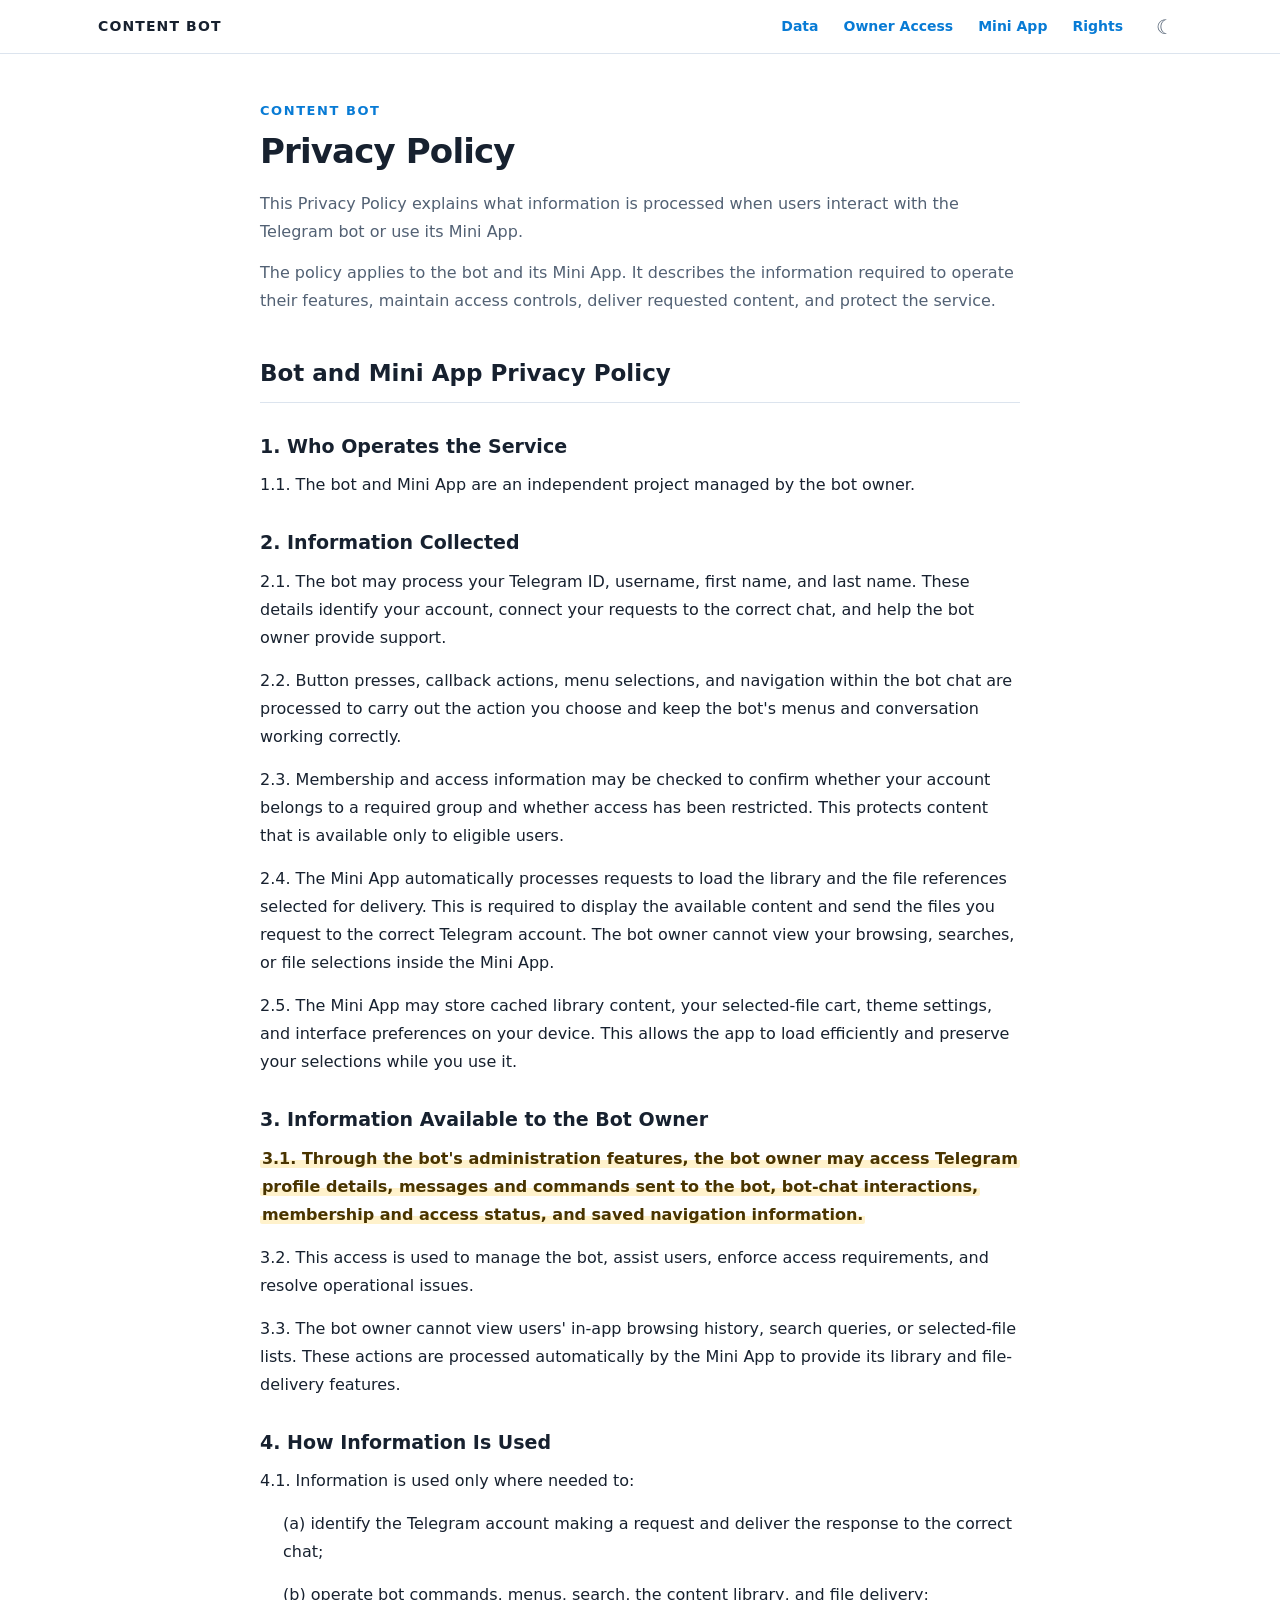
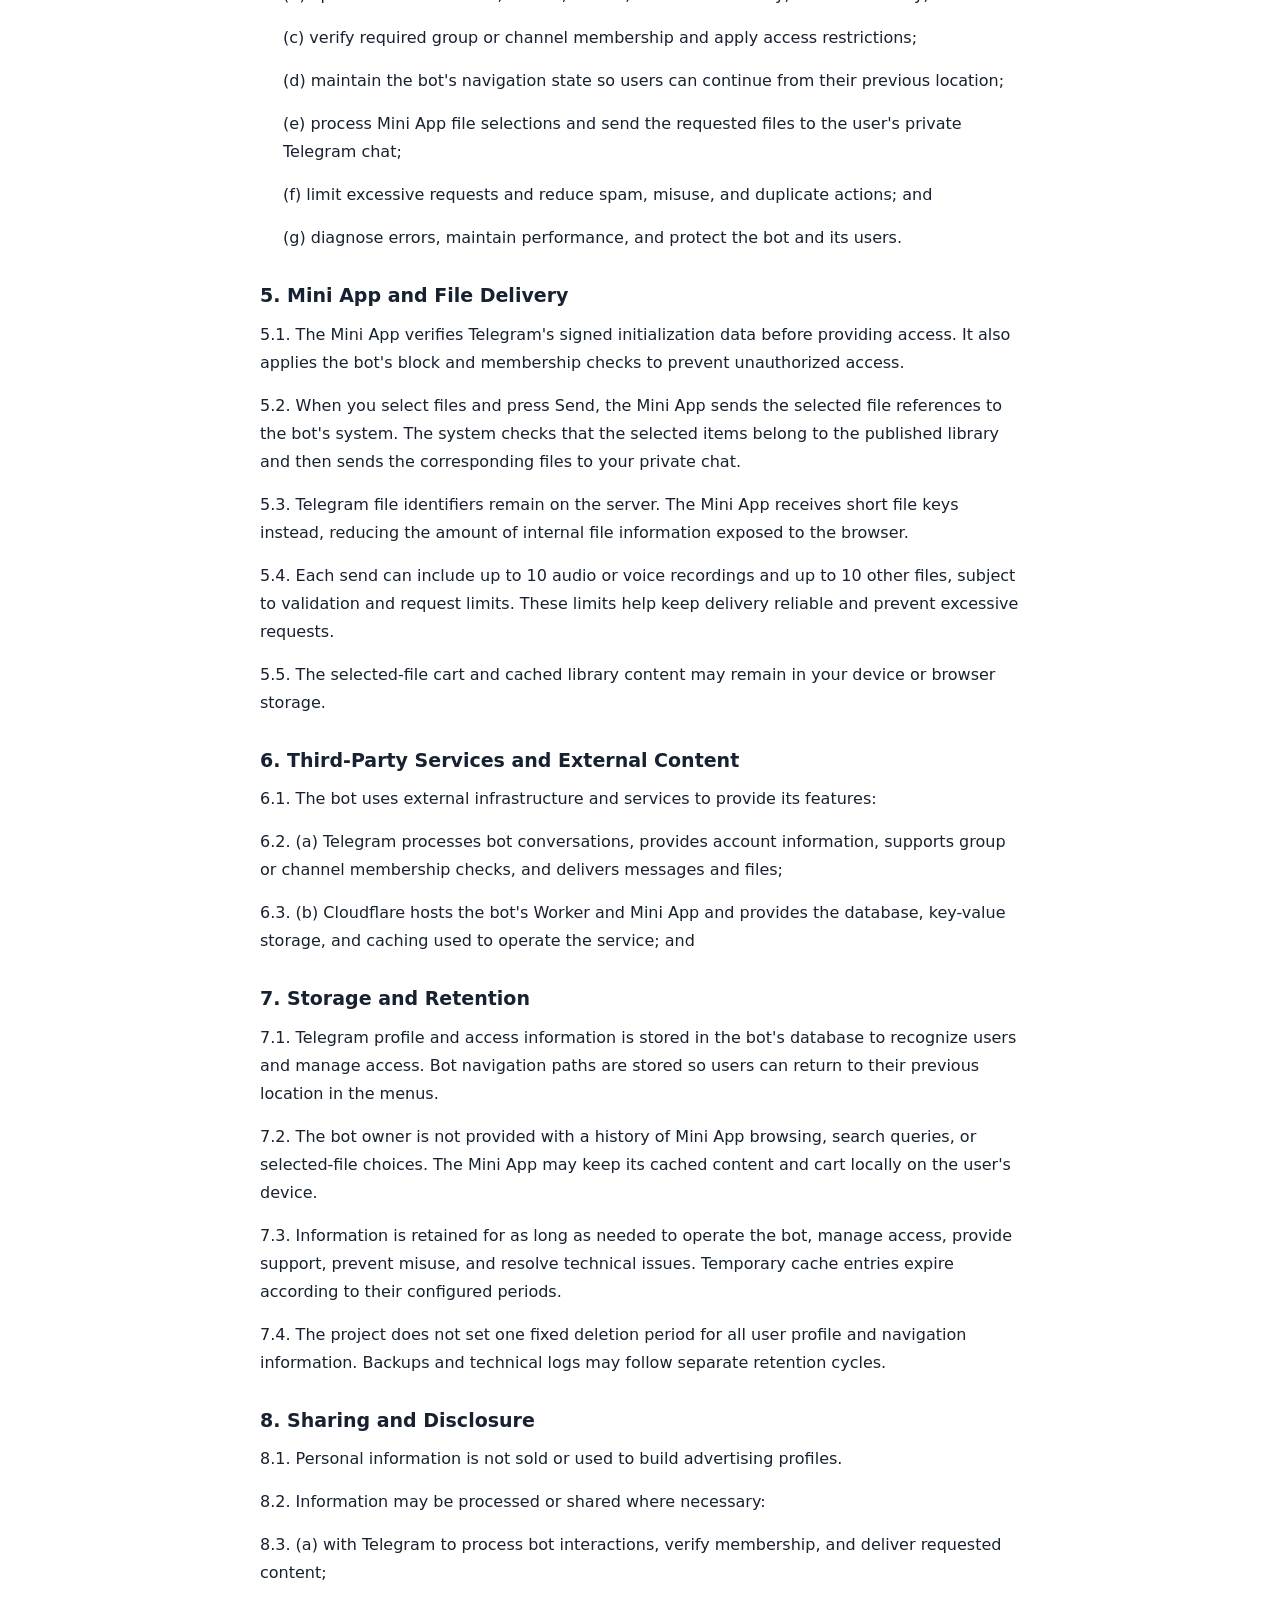
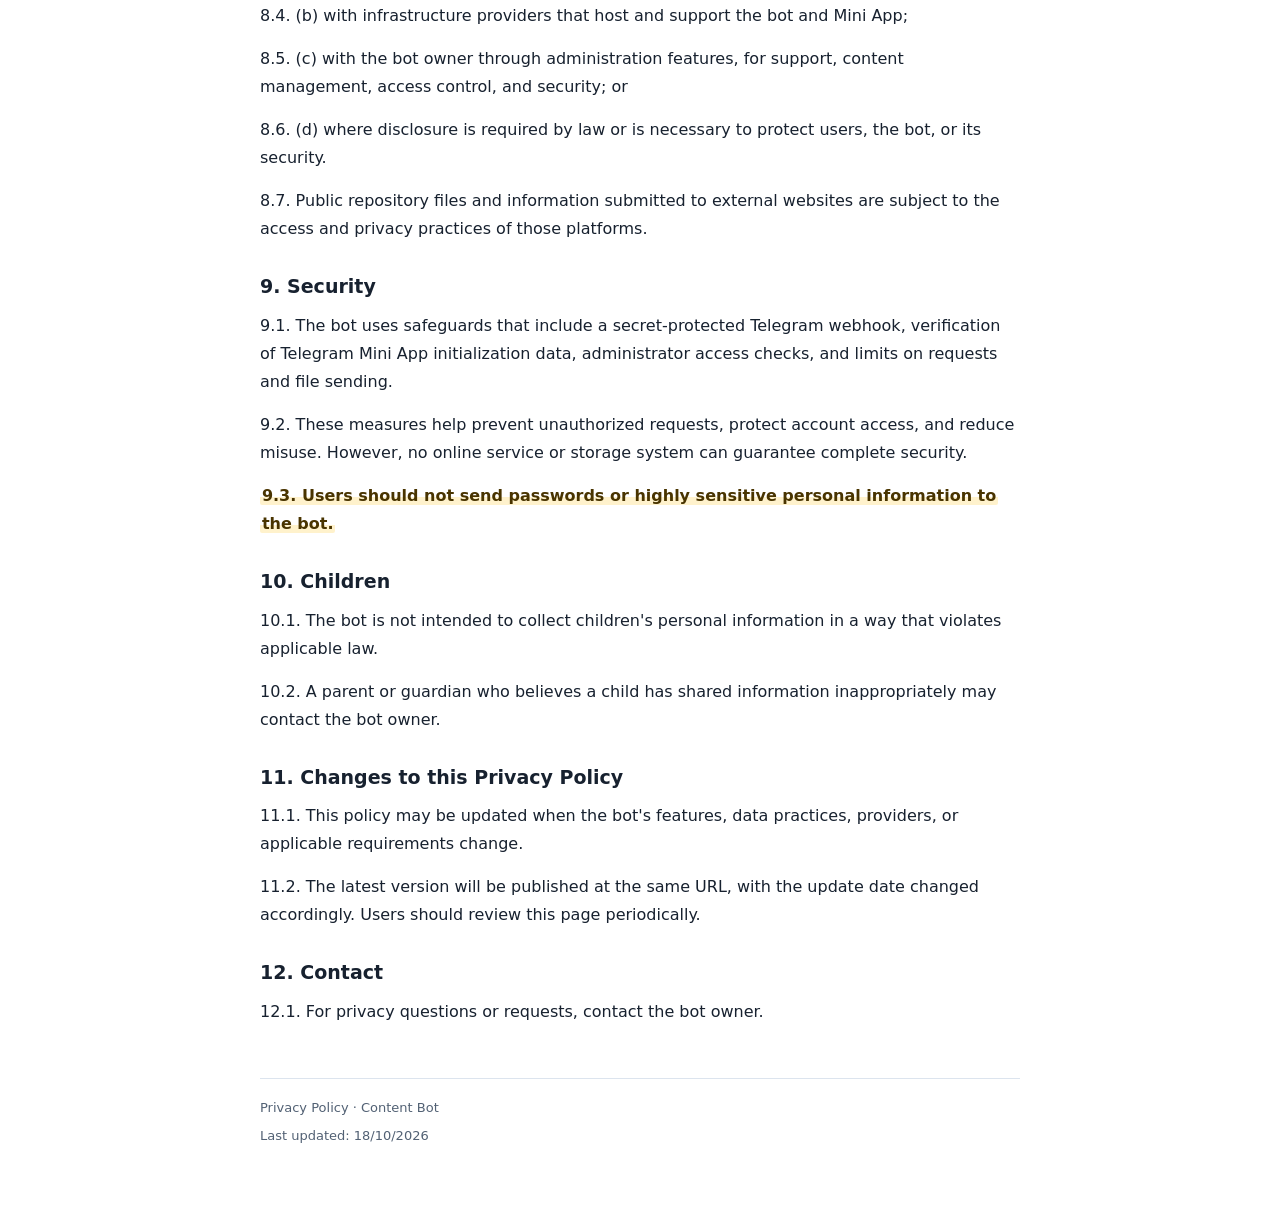
<file: Privacy-Policy-6.html>
<!doctype html>
<html lang="en" data-theme="dark"><head>
<meta charset="utf-8"><meta name="viewport" content="width=device-width,initial-scale=1">
<meta name="color-scheme" content="dark light"><title>Privacy Policy | Content Bot</title>
<style>
:root{--bg:#fff;--nav:#fff;--text:#17212f;--muted:#526174;--line:#dce4ee;--link:#087bd5;--panel:#f7f9fc;--hl:#fff2cc;--hltext:#493400;--hlborder:#d18a00}
html[data-theme="dark"]{--bg:#171f29;--nav:#18232e;--text:#edf3fa;--muted:#b4c0ce;--line:#344454;--link:#58b5ff;--panel:#1d2834;--hl:#3b321d;--hltext:#fff0c4;--hlborder:#f0bd4e}
*{box-sizing:border-box}html{scroll-behavior:smooth;scroll-padding-top:80px}
body{margin:0;background:var(--bg);color:var(--text);font:16px/1.75 system-ui,-apple-system,"Segoe UI",Arial,sans-serif;transition:background .2s,color .2s}
header{height:54px;position:sticky;top:0;z-index:5;background:var(--nav);border-bottom:1px solid var(--line)}
nav{max-width:1120px;height:100%;margin:auto;padding:0 18px;display:flex;align-items:center;gap:25px}
nav a{font-size:14px;font-weight:600;color:var(--link);text-decoration:none}nav a:hover{text-decoration:underline}
nav .brand{margin-right:auto;color:var(--text);letter-spacing:.08em;font-weight:800}
button{border:0;background:transparent;color:var(--muted);font-size:20px;cursor:pointer;padding:5px 8px;border-radius:8px}
button:hover{background:var(--panel)}
main{max-width:760px;width:calc(100% - 36px);margin:46px auto 80px}
.eyebrow{font-size:13px;font-weight:750;letter-spacing:.12em;color:var(--link)}
h1{font-size:34px;line-height:1.2;margin:8px 0 18px;letter-spacing:-.025em}
.intro{color:var(--muted);margin:0 0 13px}
.doc-title{font-size:23px;margin:42px 0 24px;padding-bottom:13px;border-bottom:1px solid var(--line)}
section{margin:30px 0 0}h2{font-size:19px;line-height:1.4;margin:0 0 12px}
p{margin:9px 0 15px}.subclause{margin-left:23px}
.highlight{display:inline;color:var(--hltext);background:linear-gradient(transparent 58%,var(--hl) 58%);padding:0 .12em;border-radius:2px;font-weight:750;box-decoration-break:clone;-webkit-box-decoration-break:clone}
.highlight span{display:none}
.highlight p{display:inline;color:inherit;font-weight:750;margin:0}
footer{border-top:1px solid var(--line);margin-top:52px;padding-top:18px;color:var(--muted);font-size:13px}.last-updated{display:inline-block;margin-top:5px;color:var(--muted)}
@media(max-width:650px){nav{gap:12px;padding:0 12px}nav a{font-size:12px}nav a:nth-of-type(3){display:none}main{margin-top:32px}h1{font-size:29px}}
@media(prefers-reduced-motion:reduce){html{scroll-behavior:auto}*{transition:none!important}}
</style></head><body>
<header><nav aria-label="Main navigation"><a class="brand" href="#top">CONTENT BOT</a>
<a href="#data">Data</a><a href="#owner-access">Owner Access</a><a href="#mini-app">Mini App</a><a href="#rights">Rights</a>
<button id="theme" type="button" aria-label="Switch theme" title="Switch theme">☼</button></nav></header>
<main id="top"><div class="eyebrow">CONTENT BOT</div><h1>Privacy Policy</h1>
<p class="intro">This Privacy Policy explains what information is processed when users interact with the Telegram bot or use its Mini App.</p>
<p class="intro">The policy applies to the bot and its Mini App. It describes the information required to operate their features, maintain access controls, deliver requested content, and protect the service.</p>
<h2 class="doc-title">Bot and Mini App Privacy Policy</h2>
<section id="section-1"><h2>1. Who Operates the Service</h2><p>1.1. The bot and Mini App are an independent project managed by the bot owner.</p></section><section id="data"><h2>2. Information Collected</h2><p>2.1. The bot may process your Telegram ID, username, first name, and last name. These details identify your account, connect your requests to the correct chat, and help the bot owner provide support.</p><p>2.2. Button presses, callback actions, menu selections, and navigation within the bot chat are processed to carry out the action you choose and keep the bot's menus and conversation working correctly.</p><p>2.3. Membership and access information may be checked to confirm whether your account belongs to a required group and whether access has been restricted. This protects content that is available only to eligible users.</p><p>2.4. The Mini App automatically processes requests to load the library and the file references selected for delivery. This is required to display the available content and send the files you request to the correct Telegram account. The bot owner cannot view your browsing, searches, or file selections inside the Mini App.</p><p>2.5. The Mini App may store cached library content, your selected-file cart, theme settings, and interface preferences on your device. This allows the app to load efficiently and preserve your selections while you use it.</p></section><section id="owner-access"><h2>3. Information Available to the Bot Owner</h2><p><span class="highlight">3.1. Through the bot's administration features, the bot owner may access Telegram profile details, messages and commands sent to the bot, bot-chat interactions, membership and access status, and saved navigation information.</span></p><p>3.2. This access is used to manage the bot, assist users, enforce access requirements, and resolve operational issues.</p><p>3.3. The bot owner cannot view users' in-app browsing history, search queries, or selected-file lists. These actions are processed automatically by the Mini App to provide its library and file-delivery features.</p></section><section id="section-4"><h2>4. How Information Is Used</h2><p>4.1. Information is used only where needed to:</p><p class="subclause">(a) identify the Telegram account making a request and deliver the response to the correct chat;</p><p class="subclause">(b) operate bot commands, menus, search, the content library, and file delivery;</p><p class="subclause">(c) verify required group or channel membership and apply access restrictions;</p><p class="subclause">(d) maintain the bot's navigation state so users can continue from their previous location;</p><p class="subclause">(e) process Mini App file selections and send the requested files to the user's private Telegram chat;</p><p class="subclause">(f) limit excessive requests and reduce spam, misuse, and duplicate actions; and</p><p class="subclause">(g) diagnose errors, maintain performance, and protect the bot and its users.</p></section><section id="mini-app"><h2>5. Mini App and File Delivery</h2><p>5.1. The Mini App verifies Telegram's signed initialization data before providing access. It also applies the bot's block and membership checks to prevent unauthorized access.</p><p>5.2. When you select files and press Send, the Mini App sends the selected file references to the bot's system. The system checks that the selected items belong to the published library and then sends the corresponding files to your private chat.</p><p>5.3. Telegram file identifiers remain on the server. The Mini App receives short file keys instead, reducing the amount of internal file information exposed to the browser.</p><p>5.4. Each send can include up to 10 audio or voice recordings and up to 10 other files, subject to validation and request limits. These limits help keep delivery reliable and prevent excessive requests.</p><p>5.5. The selected-file cart and cached library content may remain in your device or browser storage.</p></section><section id="section-6"><h2>6. Third-Party Services and External Content</h2><p>6.1. The bot uses external infrastructure and services to provide its features:</p><p>6.2. (a) Telegram processes bot conversations, provides account information, supports group or channel membership checks, and delivers messages and files;</p><p>6.3. (b) Cloudflare hosts the bot's Worker and Mini App and provides the database, key-value storage, and caching used to operate the service; and</p></section><section id="section-7"><h2>7. Storage and Retention</h2><p>7.1. Telegram profile and access information is stored in the bot's database to recognize users and manage access. Bot navigation paths are stored so users can return to their previous location in the menus.</p><p>7.2. The bot owner is not provided with a history of Mini App browsing, search queries, or selected-file choices. The Mini App may keep its cached content and cart locally on the user's device.</p><p>7.3. Information is retained for as long as needed to operate the bot, manage access, provide support, prevent misuse, and resolve technical issues. Temporary cache entries expire according to their configured periods.</p><p>7.4. The project does not set one fixed deletion period for all user profile and navigation information. Backups and technical logs may follow separate retention cycles.</p></section><section id="rights"><h2>8. Sharing and Disclosure</h2><p>8.1. Personal information is not sold or used to build advertising profiles.</p><p>8.2. Information may be processed or shared where necessary:</p><p>8.3. (a) with Telegram to process bot interactions, verify membership, and deliver requested content;</p><p>8.4. (b) with infrastructure providers that host and support the bot and Mini App;</p><p>8.5. (c) with the bot owner through administration features, for support, content management, access control, and security; or</p><p>8.6. (d) where disclosure is required by law or is necessary to protect users, the bot, or its security.</p><p>8.7. Public repository files and information submitted to external websites are subject to the access and privacy practices of those platforms.</p></section><section id="section-9"><h2>9. Security</h2><p>9.1. The bot uses safeguards that include a secret-protected Telegram webhook, verification of Telegram Mini App initialization data, administrator access checks, and limits on requests and file sending.</p><p>9.2. These measures help prevent unauthorized requests, protect account access, and reduce misuse. However, no online service or storage system can guarantee complete security.</p><p><span class="highlight">9.3. Users should not send passwords or highly sensitive personal information to the bot.</span></p></section><section id="section-10"><h2>10. Children</h2><p>10.1. The bot is not intended to collect children's personal information in a way that violates applicable law.</p><p>10.2. A parent or guardian who believes a child has shared information inappropriately may contact the bot owner.</p></section><section id="section-11"><h2>11. Changes to this Privacy Policy</h2><p>11.1. This policy may be updated when the bot's features, data practices, providers, or applicable requirements change.</p><p>11.2. The latest version will be published at the same URL, with the update date changed accordingly. Users should review this page periodically.</p></section><section id="section-12"><h2>12. Contact</h2><p>12.1. For privacy questions or requests, contact the bot owner.</p></section>
<footer>Privacy Policy · Content Bot<br><span class="last-updated">Last updated: 18/10/2026</span></footer></main>
<script>
(()=>{const root=document.documentElement,btn=document.getElementById('theme');const saved=localStorage.getItem('content-bot-theme');const pref=matchMedia('(prefers-color-scheme: dark)').matches?'dark':'light';function set(t){root.dataset.theme=t;btn.textContent=t==='dark'?'☼':'☾';btn.setAttribute('aria-label',t==='dark'?'Switch to light mode':'Switch to dark mode');localStorage.setItem('content-bot-theme',t)}set(saved||pref);btn.addEventListener('click',()=>set(root.dataset.theme==='dark'?'light':'dark'))})();
</script></body></html>
</file>
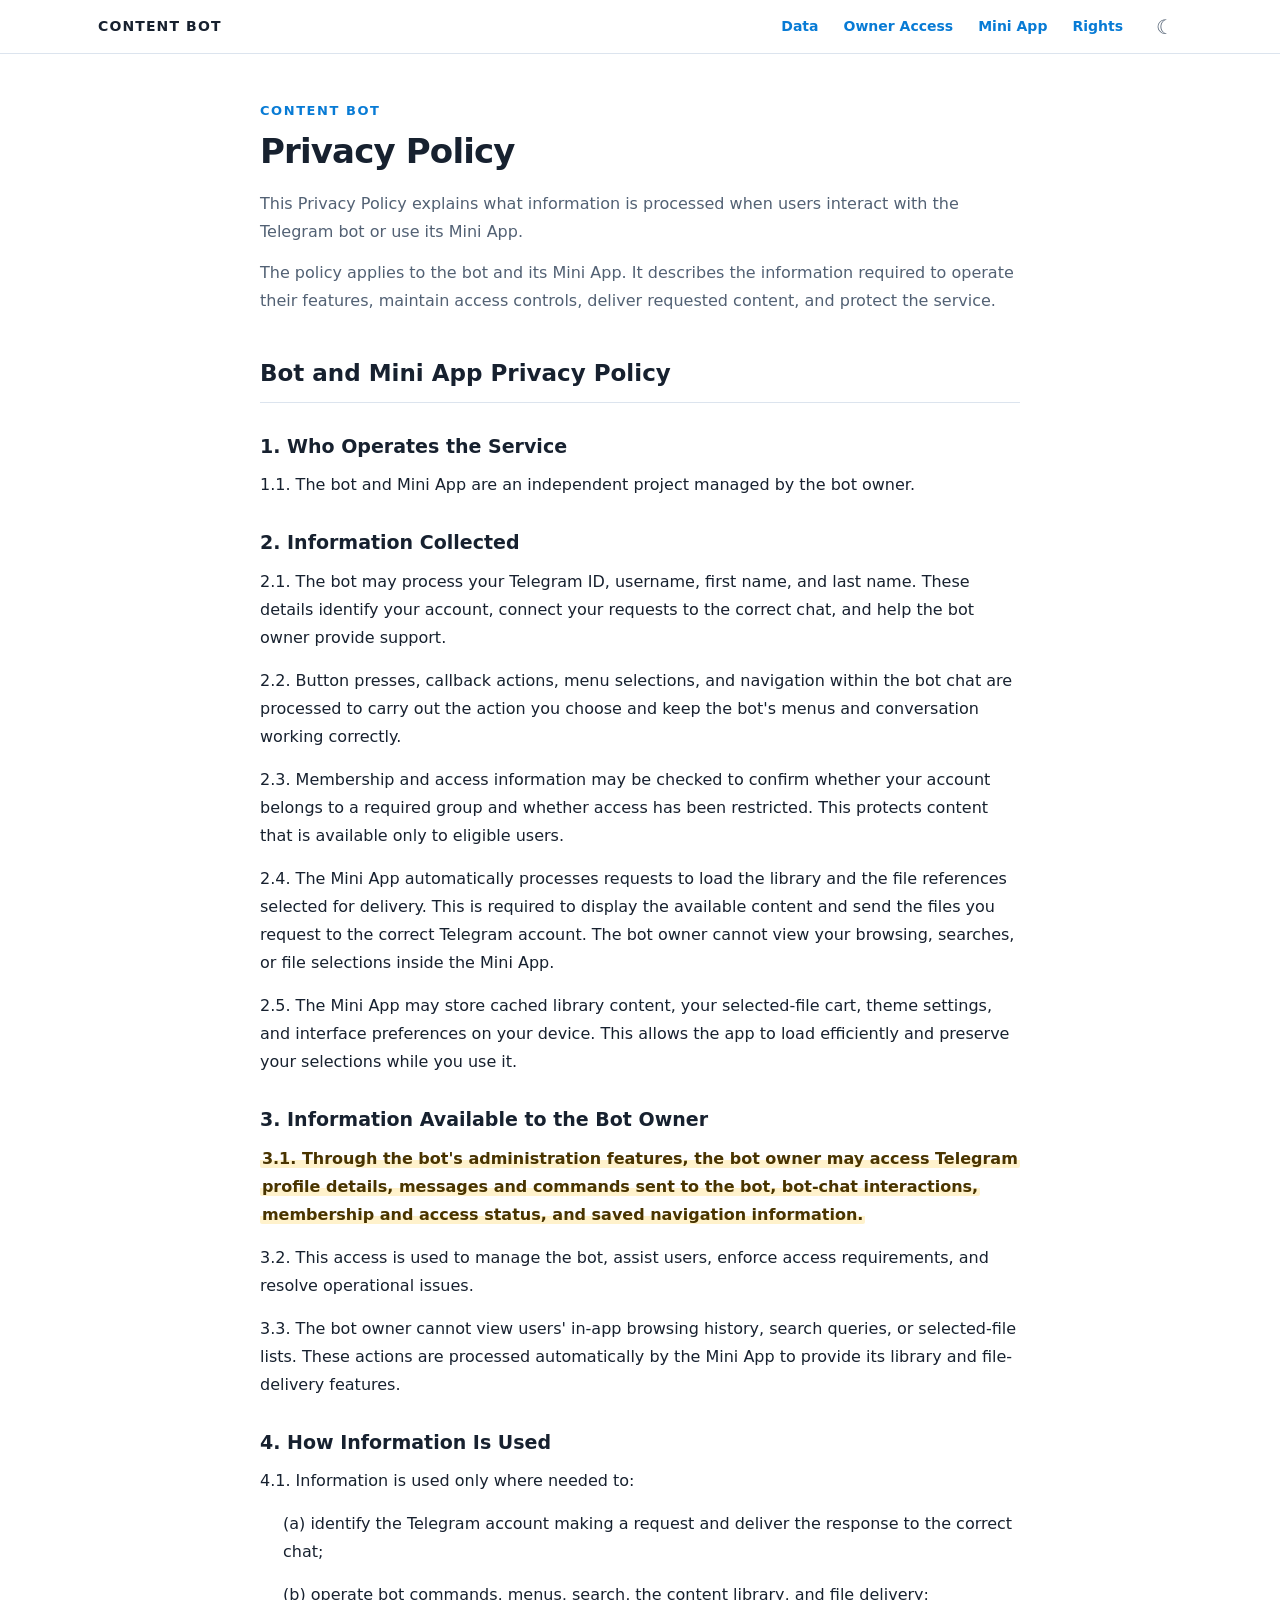
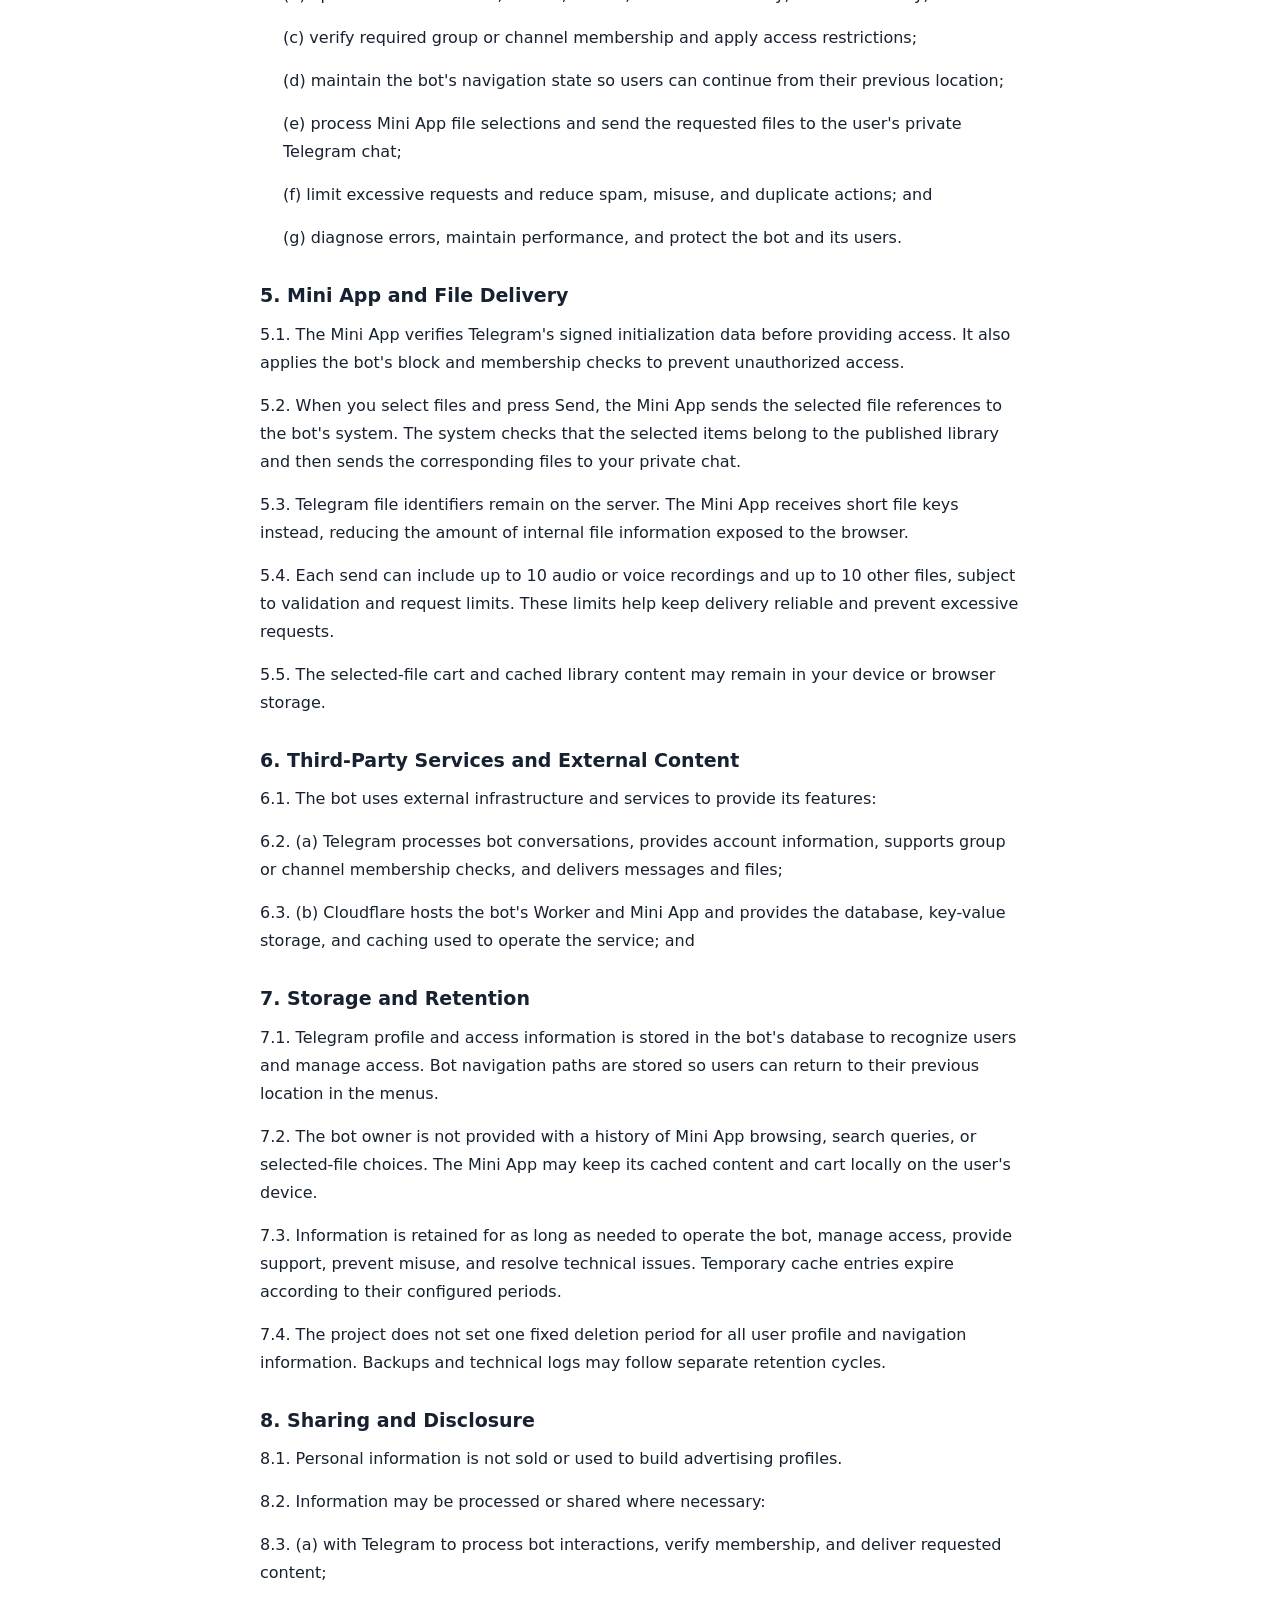
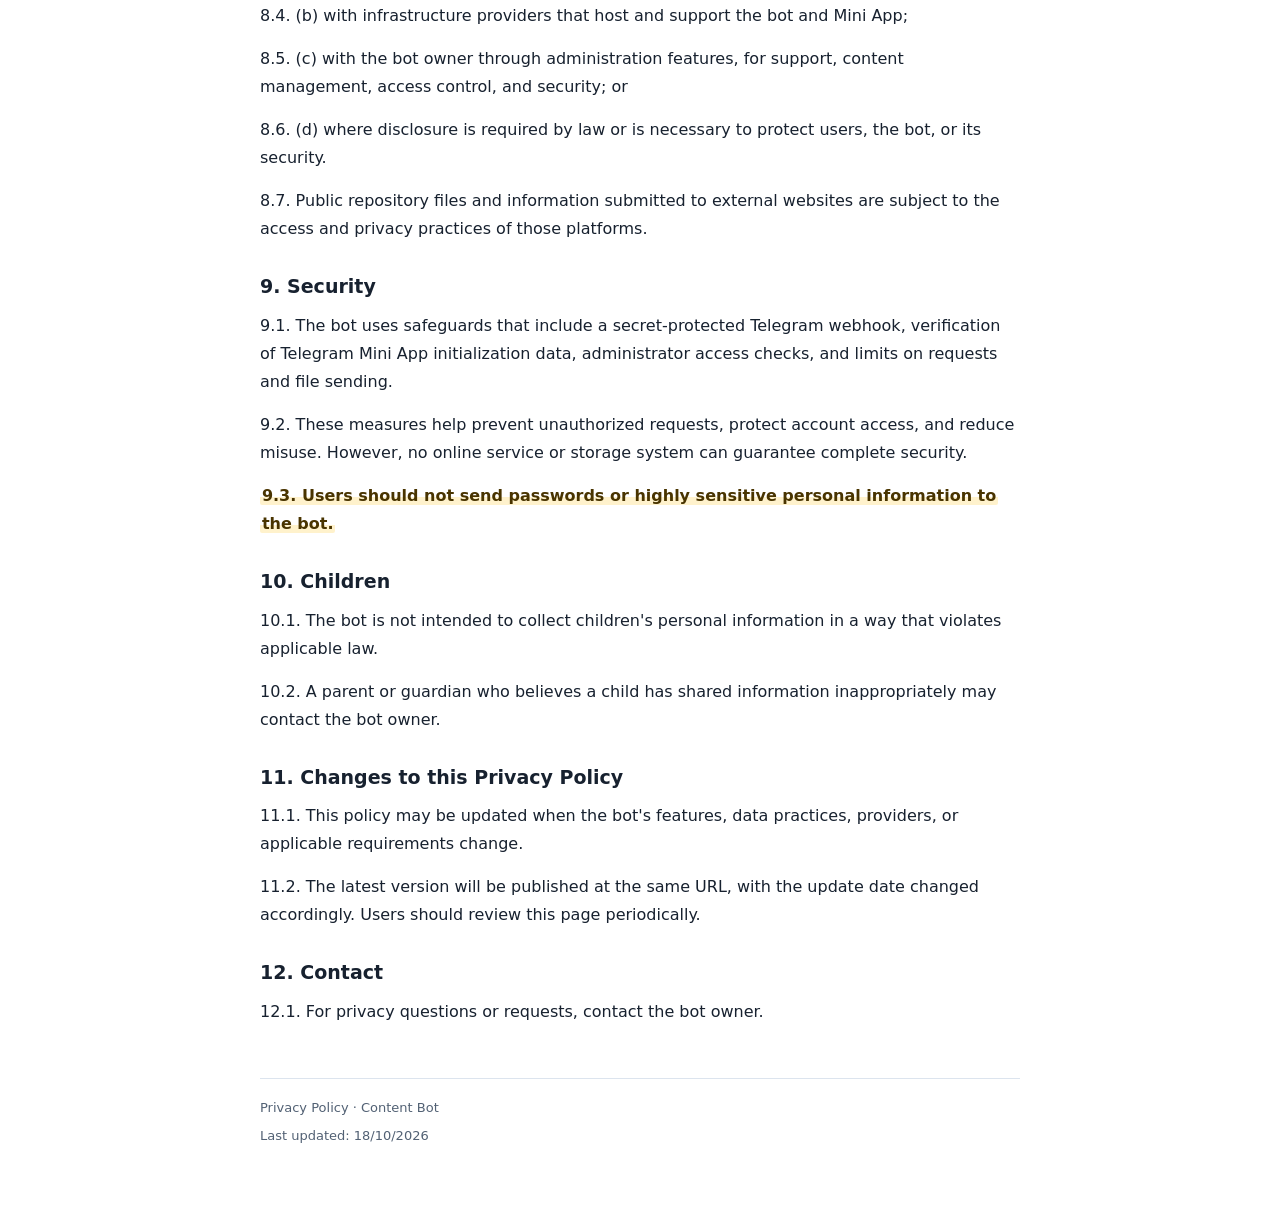
<file: Privacy-Policy.html>
<!doctype html>
<html lang="en" data-theme="dark"><head>
<meta charset="utf-8"><meta name="viewport" content="width=device-width,initial-scale=1">
<meta name="color-scheme" content="dark light"><title>Privacy Policy | Content Bot</title>
<style>
:root{--bg:#fff;--nav:#fff;--text:#17212f;--muted:#526174;--line:#dce4ee;--link:#087bd5;--panel:#f7f9fc;--hl:#fff2cc;--hltext:#493400;--hlborder:#d18a00}
html[data-theme="dark"]{--bg:#171f29;--nav:#18232e;--text:#edf3fa;--muted:#b4c0ce;--line:#344454;--link:#58b5ff;--panel:#1d2834;--hl:#3b321d;--hltext:#fff0c4;--hlborder:#f0bd4e}
*{box-sizing:border-box}html{scroll-behavior:smooth;scroll-padding-top:80px}
body{margin:0;background:var(--bg);color:var(--text);font:16px/1.75 system-ui,-apple-system,"Segoe UI",Arial,sans-serif;transition:background .2s,color .2s}
header{height:54px;position:sticky;top:0;z-index:5;background:var(--nav);border-bottom:1px solid var(--line)}
nav{max-width:1120px;height:100%;margin:auto;padding:0 18px;display:flex;align-items:center;gap:25px}
nav a{font-size:14px;font-weight:600;color:var(--link);text-decoration:none}nav a:hover{text-decoration:underline}
nav .brand{margin-right:auto;color:var(--text);letter-spacing:.08em;font-weight:800}
button{border:0;background:transparent;color:var(--muted);font-size:20px;cursor:pointer;padding:5px 8px;border-radius:8px}
button:hover{background:var(--panel)}
main{max-width:760px;width:calc(100% - 36px);margin:46px auto 80px}
.eyebrow{font-size:13px;font-weight:750;letter-spacing:.12em;color:var(--link)}
h1{font-size:34px;line-height:1.2;margin:8px 0 18px;letter-spacing:-.025em}
.intro{color:var(--muted);margin:0 0 13px}
.doc-title{font-size:23px;margin:42px 0 24px;padding-bottom:13px;border-bottom:1px solid var(--line)}
section{margin:30px 0 0}h2{font-size:19px;line-height:1.4;margin:0 0 12px}
p{margin:9px 0 15px}.subclause{margin-left:23px}
.highlight{display:inline;color:var(--hltext);background:linear-gradient(transparent 58%,var(--hl) 58%);padding:0 .12em;border-radius:2px;font-weight:750;box-decoration-break:clone;-webkit-box-decoration-break:clone}
.highlight span{display:none}
.highlight p{display:inline;color:inherit;font-weight:750;margin:0}
footer{border-top:1px solid var(--line);margin-top:52px;padding-top:18px;color:var(--muted);font-size:13px}.last-updated{display:inline-block;margin-top:5px;color:var(--muted)}
@media(max-width:650px){nav{gap:12px;padding:0 12px}nav a{font-size:12px}nav a:nth-of-type(3){display:none}main{margin-top:32px}h1{font-size:29px}}
@media(prefers-reduced-motion:reduce){html{scroll-behavior:auto}*{transition:none!important}}
</style></head><body>
<header><nav aria-label="Main navigation"><a class="brand" href="#top">CONTENT BOT</a>
<a href="#data">Data</a><a href="#owner-access">Owner Access</a><a href="#mini-app">Mini App</a><a href="#rights">Rights</a>
<button id="theme" type="button" aria-label="Switch theme" title="Switch theme">☼</button></nav></header>
<main id="top"><div class="eyebrow">CONTENT BOT</div><h1>Privacy Policy</h1>
<p class="intro">This Privacy Policy explains what information is processed when users interact with the Telegram bot or use its Mini App.</p>
<p class="intro">The policy applies to the bot and its Mini App. It describes the information required to operate their features, maintain access controls, deliver requested content, and protect the service.</p>
<h2 class="doc-title">Bot and Mini App Privacy Policy</h2>
<section id="section-1"><h2>1. Who Operates the Service</h2><p>1.1. The bot and Mini App are an independent project managed by the bot owner.</p></section><section id="data"><h2>2. Information Collected</h2><p>2.1. The bot may process your Telegram ID, username, first name, and last name. These details identify your account, connect your requests to the correct chat, and help the bot owner provide support.</p><p>2.2. Button presses, callback actions, menu selections, and navigation within the bot chat are processed to carry out the action you choose and keep the bot's menus and conversation working correctly.</p><p>2.3. Membership and access information may be checked to confirm whether your account belongs to a required group and whether access has been restricted. This protects content that is available only to eligible users.</p><p>2.4. The Mini App automatically processes requests to load the library and the file references selected for delivery. This is required to display the available content and send the files you request to the correct Telegram account. The bot owner cannot view your browsing, searches, or file selections inside the Mini App.</p><p>2.5. The Mini App may store cached library content, your selected-file cart, theme settings, and interface preferences on your device. This allows the app to load efficiently and preserve your selections while you use it.</p></section><section id="owner-access"><h2>3. Information Available to the Bot Owner</h2><p><span class="highlight">3.1. Through the bot's administration features, the bot owner may access Telegram profile details, messages and commands sent to the bot, bot-chat interactions, membership and access status, and saved navigation information.</span></p><p>3.2. This access is used to manage the bot, assist users, enforce access requirements, and resolve operational issues.</p><p>3.3. The bot owner cannot view users' in-app browsing history, search queries, or selected-file lists. These actions are processed automatically by the Mini App to provide its library and file-delivery features.</p></section><section id="section-4"><h2>4. How Information Is Used</h2><p>4.1. Information is used only where needed to:</p><p class="subclause">(a) identify the Telegram account making a request and deliver the response to the correct chat;</p><p class="subclause">(b) operate bot commands, menus, search, the content library, and file delivery;</p><p class="subclause">(c) verify required group or channel membership and apply access restrictions;</p><p class="subclause">(d) maintain the bot's navigation state so users can continue from their previous location;</p><p class="subclause">(e) process Mini App file selections and send the requested files to the user's private Telegram chat;</p><p class="subclause">(f) limit excessive requests and reduce spam, misuse, and duplicate actions; and</p><p class="subclause">(g) diagnose errors, maintain performance, and protect the bot and its users.</p></section><section id="mini-app"><h2>5. Mini App and File Delivery</h2><p>5.1. The Mini App verifies Telegram's signed initialization data before providing access. It also applies the bot's block and membership checks to prevent unauthorized access.</p><p>5.2. When you select files and press Send, the Mini App sends the selected file references to the bot's system. The system checks that the selected items belong to the published library and then sends the corresponding files to your private chat.</p><p>5.3. Telegram file identifiers remain on the server. The Mini App receives short file keys instead, reducing the amount of internal file information exposed to the browser.</p><p>5.4. Each send can include up to 10 audio or voice recordings and up to 10 other files, subject to validation and request limits. These limits help keep delivery reliable and prevent excessive requests.</p><p>5.5. The selected-file cart and cached library content may remain in your device or browser storage.</p></section><section id="section-6"><h2>6. Third-Party Services and External Content</h2><p>6.1. The bot uses external infrastructure and services to provide its features:</p><p>6.2. (a) Telegram processes bot conversations, provides account information, supports group or channel membership checks, and delivers messages and files;</p><p>6.3. (b) Cloudflare hosts the bot's Worker and Mini App and provides the database, key-value storage, and caching used to operate the service; and</p></section><section id="section-7"><h2>7. Storage and Retention</h2><p>7.1. Telegram profile and access information is stored in the bot's database to recognize users and manage access. Bot navigation paths are stored so users can return to their previous location in the menus.</p><p>7.2. The bot owner is not provided with a history of Mini App browsing, search queries, or selected-file choices. The Mini App may keep its cached content and cart locally on the user's device.</p><p>7.3. Information is retained for as long as needed to operate the bot, manage access, provide support, prevent misuse, and resolve technical issues. Temporary cache entries expire according to their configured periods.</p><p>7.4. The project does not set one fixed deletion period for all user profile and navigation information. Backups and technical logs may follow separate retention cycles.</p></section><section id="rights"><h2>8. Sharing and Disclosure</h2><p>8.1. Personal information is not sold or used to build advertising profiles.</p><p>8.2. Information may be processed or shared where necessary:</p><p>8.3. (a) with Telegram to process bot interactions, verify membership, and deliver requested content;</p><p>8.4. (b) with infrastructure providers that host and support the bot and Mini App;</p><p>8.5. (c) with the bot owner through administration features, for support, content management, access control, and security; or</p><p>8.6. (d) where disclosure is required by law or is necessary to protect users, the bot, or its security.</p><p>8.7. Public repository files and information submitted to external websites are subject to the access and privacy practices of those platforms.</p></section><section id="section-9"><h2>9. Security</h2><p>9.1. The bot uses safeguards that include a secret-protected Telegram webhook, verification of Telegram Mini App initialization data, administrator access checks, and limits on requests and file sending.</p><p>9.2. These measures help prevent unauthorized requests, protect account access, and reduce misuse. However, no online service or storage system can guarantee complete security.</p><p><span class="highlight">9.3. Users should not send passwords or highly sensitive personal information to the bot.</span></p></section><section id="section-10"><h2>10. Children</h2><p>10.1. The bot is not intended to collect children's personal information in a way that violates applicable law.</p><p>10.2. A parent or guardian who believes a child has shared information inappropriately may contact the bot owner.</p></section><section id="section-11"><h2>11. Changes to this Privacy Policy</h2><p>11.1. This policy may be updated when the bot's features, data practices, providers, or applicable requirements change.</p><p>11.2. The latest version will be published at the same URL, with the update date changed accordingly. Users should review this page periodically.</p></section><section id="section-12"><h2>12. Contact</h2><p>12.1. For privacy questions or requests, contact the bot owner.</p></section>
<footer>Privacy Policy · Content Bot<br><span class="last-updated">Last updated: 18/10/2026</span></footer></main>
<script>
(()=>{const root=document.documentElement,btn=document.getElementById('theme');const saved=localStorage.getItem('content-bot-theme');const pref=matchMedia('(prefers-color-scheme: dark)').matches?'dark':'light';function set(t){root.dataset.theme=t;btn.textContent=t==='dark'?'☼':'☾';btn.setAttribute('aria-label',t==='dark'?'Switch to light mode':'Switch to dark mode');localStorage.setItem('content-bot-theme',t)}set(saved||pref);btn.addEventListener('click',()=>set(root.dataset.theme==='dark'?'light':'dark'))})();
</script></body></html>
</file>
